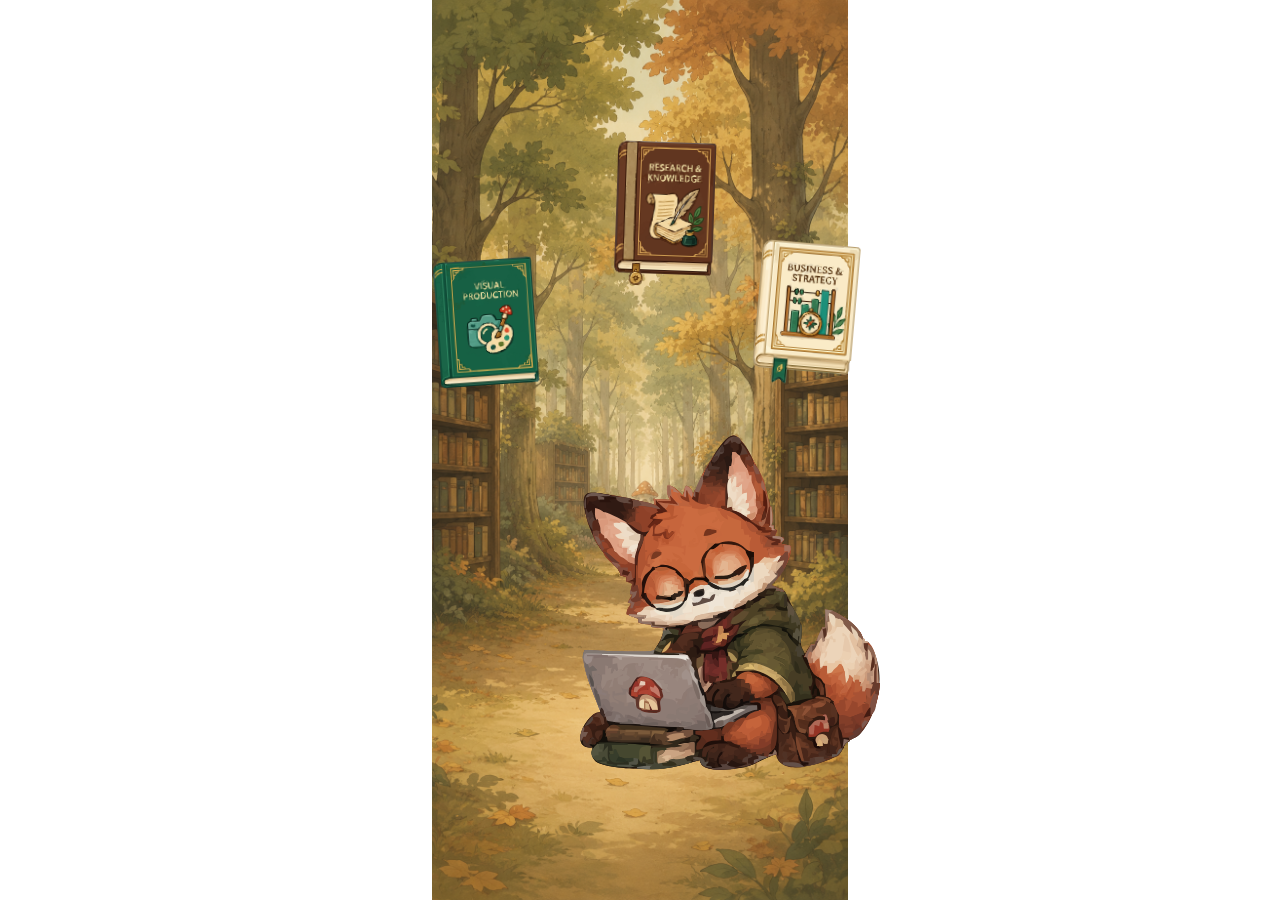
<file: index.html>
<!doctype html>
<html lang="en">
<head>
  <meta charset="UTF-8" />
  <meta name="viewport" content="width=device-width, initial-scale=1.0" />
  <title>Silas Studio Prompt Bank</title>

  <link rel="preconnect" href="https://fonts.googleapis.com">
  <link rel="preconnect" href="https://fonts.gstatic.com" crossorigin>
  <link href="https://fonts.googleapis.com/css2?family=Caveat:wght@500;600&display=swap" rel="stylesheet">
  <link rel="stylesheet" href="styles.css" />
</head>

<body>
  <main class="studio">
    <img
      class="studio-background"
      src="assets/visual/background_promptStudio.png"
      alt=""
    />

    <img
      class="silas"
      src="assets/visual/Silas_typing.svg"
      alt="Silas typing"
      role="button"
      tabindex="0"
      aria-label="Show Silas’s welcome message"
      aria-controls="silas-welcome"
      aria-expanded="false"
      title="Meet Silas"
    />
  
    <div class="book-flight-layer" aria-hidden="true">
      <img
        class="floating-book book-01"
        src="assets/visual/promptStudio_books_01.svg"
        alt=""
      />
      <img
        class="floating-book book-02"
        src="assets/visual/promptStudio_books_02.svg"
        alt=""
      />
      <img
        class="floating-book book-03"
        src="assets/visual/promptStudio_books_03.svg"
        alt=""
      />
    </div>

  
    <section class="welcome-box" id="silas-welcome" aria-live="polite">
      <p>
        Welcome to Computing Forest, home of the Mushroom House AI Studio.
        This is our private prompt library for Dany’s ML/AI automation work—but since
        you’ve found your way here, consider yourself our guest. You may peek inside
        a few of our books. 🍄🦊
      </p>
    </section>

  
    <section class="book-dialogue" aria-live="polite">
      <strong class="book-dialogue-title"></strong>
      <span class="book-dialogue-text"></span>
    </section>

  </main>

  <script src="app.js"></script>
</body>
</html>
</file>
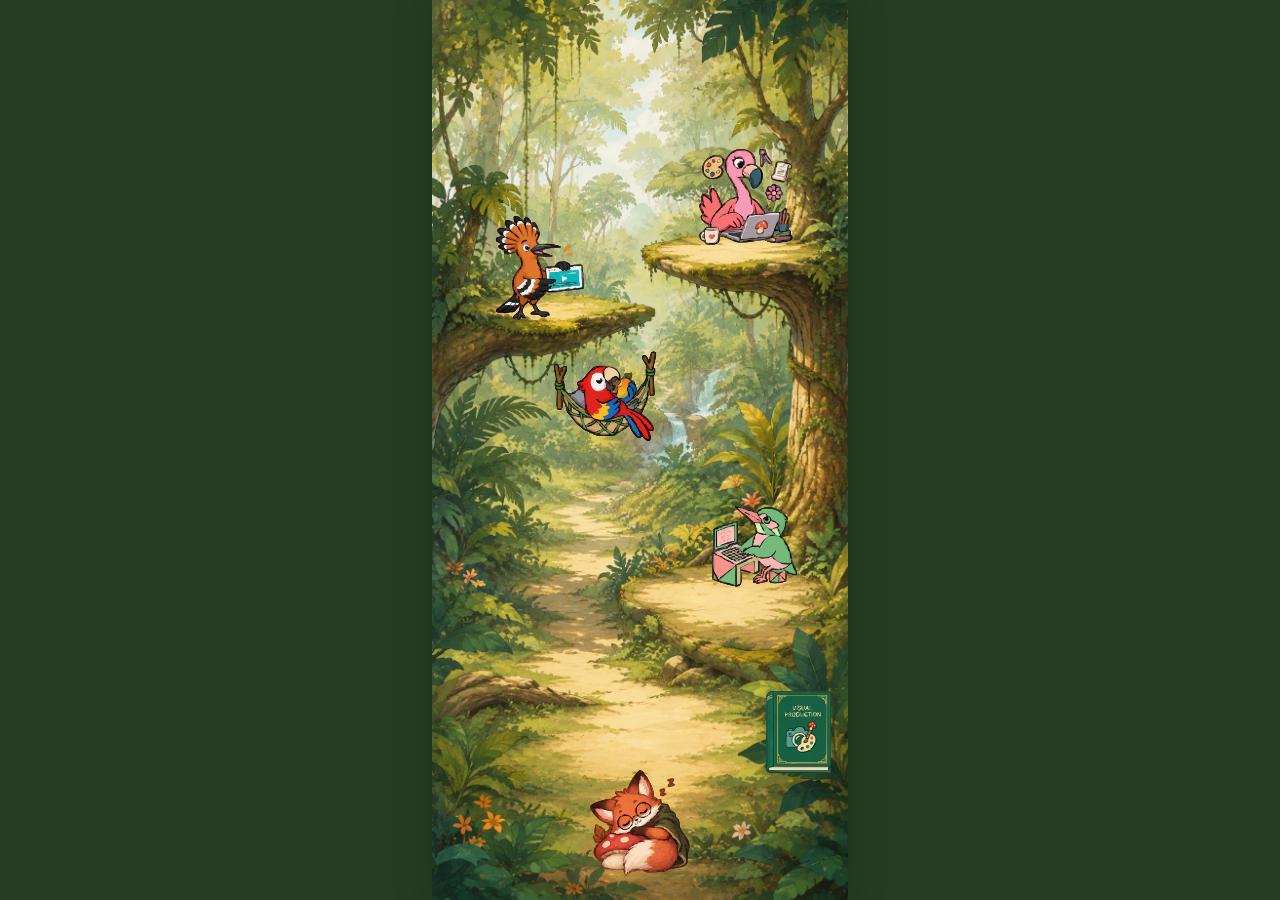
<file: visual-production.html>
<!doctype html>
<html lang="en">
<head>
  <meta charset="UTF-8" />
  <meta name="viewport" content="width=device-width, initial-scale=1.0" />
  <title>Visual Production — Silas Studio Prompt Bank</title>

  <link rel="stylesheet" href="styles.css" />
</head>

<body class="visual-production-page">
  <main class="visual-production-stage" aria-label="Visual Production studio">
    <img
      class="tropical-background"
      src="assets/visual/tropic_forest.png"
      alt=""
    />

    <button class="forest-character character-tuki" type="button" data-character="tuki" aria-label="Talk to Tuki">
      <img src="assets/visual/Tuki_eatMango.svg" alt="Tuki" />
    </button>

    <button class="forest-character character-piko" type="button" data-character="piko" aria-label="Talk to Piko">
      <img src="assets/visual/Piko_type.svg" alt="Piko" />
    </button>

    <button class="forest-character character-mako" type="button" data-character="mako" aria-label="Talk to Mako">
      <img src="assets/visual/Mako_playVideo.svg" alt="Mako" />
    </button>

    <button class="forest-character character-lasu" type="button" data-character="lasu" aria-label="Talk to Lasu">
      <img src="assets/visual/lasu_type.svg" alt="Lasu" />
    </button>

    <a
      class="sleeping-silas-link"
      href="index.html"
      aria-label="Return to the Prompt Bank entrance"
      title="Return to the Prompt Bank entrance"
    >
      <img src="assets/visual/Silas_autumnal_sleep.svg" alt="Sleeping Silas" />
    </a>

    <section class="production-dialogue" aria-live="polite" aria-atomic="true">
      <strong class="production-dialogue-title"></strong>
      <span class="production-dialogue-text"></span>
    </section>

    <section class="prompt-workspace" id="prompt-workspace" aria-labelledby="workspace-title" aria-hidden="true" inert>
      <header class="workspace-header">
        <img class="workspace-avatar" src="assets/visual/Tuki_01.svg" alt="" />
        <div class="workspace-heading">
          <h1 class="workspace-title" id="workspace-title">Tuki</h1>
          <p class="workspace-role">Narrative &amp; Motif Designer / Prompt Workspace</p>
        </div>
      </header>

      <div class="workspace-divider" aria-hidden="true"></div>

      <nav class="workspace-library-nav" aria-label="Prompt library navigation">
        <button class="workspace-back" type="button" hidden>← Back</button>
        <div class="workspace-location">
          <strong class="workspace-location-title" tabindex="-1">Prompt Library</strong>
          <span class="workspace-location-path">Library root</span>
        </div>
      </nav>

      <!-- Rendered from UI-only demo data. Real prompt-library loading is intentionally deferred. -->
      <div class="workspace-prompt-list" aria-live="polite">
      </div>

      <div class="workspace-divider" aria-hidden="true"></div>
      <p class="workspace-status" aria-live="polite">UI shell — prompt folder loading is not connected yet.</p>
    </section>

    <button class="workspace-book-controller" type="button" aria-label="Open Tuki’s prompt workspace" aria-controls="prompt-workspace" aria-expanded="false" title="Open prompt workspace">
      <img src="assets/visual/promptStudio_books_01.svg" alt="" />
    </button>
  </main>

  <script src="visual-production.js"></script>
</body>
</html>
</file>
<file: styles.css>
/* Silas Studio — base browser composition */

* {
  box-sizing: border-box;
}

html,
body {
  margin: 0;
  width: 100%;
  min-height: 100%;
}

body {
  overflow: hidden;
}

.studio {
  position: relative;
  width: 100vw;
  height: 100vh;
  overflow: hidden;
}

.studio-background {
  position: absolute;
  inset: 0;
  width: 100%;
  height: 100%;
  object-fit: contain;
  object-position: center;
}

.silas {
  position: absolute;
  left: 57%;
  bottom: 14%;
  width: min(24vw, 372px);
  height: auto;
  transform: translateX(-50%);
  filter: saturate(0.82) brightness(0.94) sepia(0.08);
  cursor: pointer;
  z-index: 3;
}

.silas:focus-visible {
  outline: 3px solid rgba(255, 247, 189, 0.95);
  outline-offset: 4px;
  border-radius: 42%;
}

/* Floating prompt books — launch from Silas's laptop after page load */

.book-flight-layer {
  position: absolute;
  inset: 0;
  pointer-events: none;
  z-index: 4;
}

.floating-book {
  position: absolute;
  left: 55%;
  bottom: 20%;
  width: min(8vw, 118px);
  height: auto;
  opacity: 0;
  transform-origin: center;
  will-change: left, bottom, transform, opacity;
}

.studio.books-launch .book-01 {
  animation:
    book-01-launch 1.9s cubic-bezier(.2,.82,.3,1) 0.15s forwards,
    book-float-a 3.2s ease-in-out 2.1s infinite alternate;
}

.studio.books-launch .book-02 {
  animation:
    book-02-launch 2.05s cubic-bezier(.2,.82,.3,1) 0.48s forwards,
    book-float-b 3.6s ease-in-out 2.55s infinite alternate;
}

.studio.books-launch .book-03 {
  animation:
    book-03-launch 2.15s cubic-bezier(.2,.82,.3,1) 0.82s forwards,
    book-float-c 3.4s ease-in-out 3.05s infinite alternate;
}

@keyframes book-01-launch {
  0% {
    left: 55%;
    bottom: 20%;
    opacity: 0;
    transform: scale(.18) rotate(12deg);
  }

  18% {
    opacity: 1;
  }

  58% {
    left: 43%;
    bottom: 43%;
    transform: scale(.88) rotate(-8deg);
  }

  100% {
    left: 34%;
    bottom: 57%;
    opacity: 1;
    transform: scale(1) rotate(-4deg);
  }
}

@keyframes book-02-launch {
  0% {
    left: 55%;
    bottom: 20%;
    opacity: 0;
    transform: scale(.16) rotate(-8deg);
  }

  18% {
    opacity: 1;
  }

  58% {
    left: 52%;
    bottom: 48%;
    transform: scale(.9) rotate(7deg);
  }

  100% {
    left: 48%;
    bottom: 68%;
    opacity: 1;
    transform: scale(1) rotate(2deg);
  }
}

@keyframes book-03-launch {
  0% {
    left: 55%;
    bottom: 20%;
    opacity: 0;
    transform: scale(.17) rotate(10deg);
  }

  18% {
    opacity: 1;
  }

  58% {
    left: 56%;
    bottom: 43%;
    transform: scale(.9) rotate(10deg);
  }

  100% {
    left: 59%;
    bottom: 57%;
    opacity: 1;
    transform: scale(1) rotate(5deg);
  }
}

@keyframes book-float-a {
  from {
    transform: translateY(0) rotate(-4deg);
  }

  to {
    transform: translateY(-12px) rotate(-1deg);
  }
}

@keyframes book-float-b {
  from {
    transform: translateY(0) rotate(2deg);
  }

  to {
    transform: translateY(-15px) rotate(-2deg);
  }
}

@keyframes book-float-c {
  from {
    transform: translateY(0) rotate(5deg);
  }

  to {
    transform: translateY(-10px) rotate(8deg);
  }
}

@media (max-width: 700px) {
  .floating-book {
    width: min(16vw, 96px);
  }
}

/* Welcome glass panel */

.welcome-box {
  position: absolute;
  left: 50%;
  top: 18%;
  width: min(46%, 430px);
  padding: 1.25rem 1.5rem;
  transform: translateX(-50%) translateY(18px);
  opacity: 0;
  visibility: hidden;
  z-index: 6;
  pointer-events: none;

  color: #3f321f;
  font-family: "Caveat", cursive;
  font-size: clamp(1.4rem, 2.4vw, 1.8rem);
  line-height: 1.55;

  background: rgba(255, 248, 225, 0.34);
  border: 1px solid rgba(110, 84, 45, 0.28);
  border-radius: 18px;

  backdrop-filter: blur(8px);
  -webkit-backdrop-filter: blur(8px);

  box-shadow:
    0 12px 30px rgba(74, 55, 28, 0.16),
    inset 0 1px 0 rgba(255, 255, 255, 0.45);

  transition: opacity 0.3s ease, transform 0.3s ease, visibility 0.3s;
}

.welcome-box.is-visible {
  opacity: 1;
  visibility: visible;
  transform: translateX(-50%) translateY(0);
}

/* Sequential book introduction dialogue */

.book-dialogue {
  position: absolute;
  width: min(42%, 390px);
  padding: 1rem 1.2rem;

  opacity: 0;
  visibility: hidden;

  z-index: 7;
  pointer-events: none;

  font-family: "Caveat", cursive;
  font-size: clamp(1.35rem, 2.2vw, 1.75rem);
  line-height: 1.35;
  color: #40321f;

  background: rgba(255, 248, 225, 0.32);
  border: 1px solid rgba(110, 84, 45, 0.26);
  border-radius: 18px;

  backdrop-filter: blur(7px);
  -webkit-backdrop-filter: blur(7px);

  box-shadow:
    0 10px 26px rgba(74, 55, 28, 0.14),
    inset 0 1px 0 rgba(255, 255, 255, 0.4);

  transition:
    opacity 0.45s ease,
    transform 0.45s ease;

  transform: translateY(12px) scale(0.97);
}

.book-dialogue.is-visible {
  opacity: 1;
  visibility: visible;
  transform: translateY(0) scale(1);
}

.book-dialogue-title {
  display: block;
  margin-bottom: 0.25rem;
  font-weight: 600;
  font-size: 1.12em;
}

.book-dialogue-text {
  display: block;
}

/* Dialogue positions follow the three floating books */

.book-dialogue.dialogue-01,
.book-dialogue.dialogue-02,
.book-dialogue.dialogue-03 {
  left: 50%;
  top: 18%;
  width: min(76%, 390px);
  max-width: calc(100% - 32px);
  transform: translateX(-50%) translateY(12px) scale(0.97);
}

.book-dialogue.dialogue-01.is-visible,
.book-dialogue.dialogue-02.is-visible,
.book-dialogue.dialogue-03.is-visible {
  transform: translateX(-50%) translateY(0) scale(1);
}


/* Interactive floating books */

.floating-book {
  cursor: pointer;
  pointer-events: auto;
  transition:
    filter 0.25s ease,
    transform 0.25s ease;
}

.floating-book:hover {
  filter:
    brightness(1.06)
    drop-shadow(0 10px 12px rgba(72, 50, 22, 0.22));
}

.floating-book.is-open {
  width: min(22vw, 320px);
  z-index: 6;
}

/* Visual Production — portrait tropical stage */

.visual-production-page {
  display: grid;
  min-height: 100vh;
  min-height: 100dvh;
  place-items: center;
  overflow: hidden;
  background: #263d23;
}

.visual-production-stage {
  position: relative;
  width: min(100vw, calc(100dvh * 853 / 1844));
  aspect-ratio: 853 / 1844;
  overflow: hidden;
  isolation: isolate;
  box-shadow: 0 0 34px rgba(12, 27, 13, 0.32);
}

.tropical-background {
  position: absolute;
  inset: 0;
  z-index: -1;
  width: 100%;
  height: 100%;
  object-fit: contain;
}

.forest-character,
.sleeping-silas-link {
  position: absolute;
  z-index: 2;
  margin: 0;
  padding: 0;
  border: 0;
  background: transparent;
}

.forest-character {
  cursor: default;
  opacity: 0;
  pointer-events: none;
  transform: translateY(3%) scale(0.9);
  animation: character-flash-in 340ms cubic-bezier(.2,.85,.3,1.18) forwards;
}

.forest-character.is-ready {
  cursor: pointer;
  pointer-events: auto;
}

.forest-character img,
.sleeping-silas-link img {
  display: block;
  width: 100%;
  height: auto;
  transition: transform 180ms ease, filter 180ms ease;
}

.forest-character:hover img,
.forest-character:focus-visible img,
.sleeping-silas-link:hover img,
.sleeping-silas-link:focus-visible img {
  transform: translateY(-3%) scale(1.035);
  filter: brightness(1.07) drop-shadow(0 8px 8px rgba(42, 48, 19, 0.3));
}

.forest-character:focus-visible,
.sleeping-silas-link:focus-visible {
  outline: 3px solid rgba(255, 247, 189, 0.95);
  outline-offset: 3px;
  border-radius: 45%;
}

.character-tuki {
  left: 29%;
  top: 39%;
  width: 25%;
  animation-delay: 120ms;
}

.character-piko {
  right: 12%;
  top: 56%;
  width: 21%;
  animation-delay: 300ms;
}

.character-mako {
  left: 15%;
  top: 24%;
  width: 22%;
  animation-delay: 480ms;
}

.character-lasu {
  right: 13%;
  top: 16.5%;
  width: 23%;
  animation-delay: 660ms;
}

@keyframes character-flash-in {
  0% {
    opacity: 0;
    transform: translateY(3%) scale(0.9);
    filter: brightness(1.35);
  }

  70% {
    opacity: 1;
    filter: brightness(1.12);
  }

  100% {
    opacity: 1;
    transform: translateY(0) scale(1);
    filter: none;
  }
}

.sleeping-silas-link {
  left: 50%;
  bottom: 2.5%;
  width: 25%;
  cursor: pointer;
  transform: translateX(-50%);
}

.production-dialogue {
  position: absolute;
  left: 50%;
  top: 42%;
  z-index: 5;
  width: min(82%, 390px);
  max-width: calc(100% - 28px);
  padding: clamp(0.75rem, 3vw, 1rem) clamp(0.85rem, 3.5vw, 1.2rem);
  visibility: hidden;
  opacity: 0;
  pointer-events: none;
  transform: translateX(-50%) translateY(10px) scale(0.97);
  transition: opacity 300ms ease, transform 300ms ease;

  color: #332b1e;
  font-family: Georgia, "Times New Roman", serif;
  font-size: clamp(0.9rem, 3.8vw, 1.2rem);
  line-height: 1.45;
  background: rgba(255, 248, 225, 0.31);
  border: 1px solid rgba(92, 74, 40, 0.3);
  border-radius: 16px;
  backdrop-filter: blur(7px);
  -webkit-backdrop-filter: blur(7px);
  box-shadow: 0 10px 26px rgba(45, 50, 20, 0.2);
}

.production-dialogue.is-visible {
  visibility: visible;
  opacity: 1;
  transform: translateX(-50%) translateY(0) scale(1);
}

.production-dialogue-title,
.production-dialogue-text {
  display: block;
}

.production-dialogue-title {
  margin-bottom: 0.25rem;
  font-size: 1.08em;
  font-weight: 600;
}

/* Prompt workspace UI shell */

.prompt-workspace {
  position: absolute;
  inset: 4%;
  z-index: 20;
  display: flex;
  flex-direction: column;
  min-width: 0;
  padding: clamp(0.8rem, 4vw, 1.25rem);
  overflow-x: hidden;
  overflow-y: auto;
  overscroll-behavior: contain;
  visibility: hidden;
  opacity: 0;
  color: #302819;
  font-family: Georgia, "Times New Roman", serif;
  background: rgba(255, 248, 225, 0.38);
  border: 1px solid rgba(101, 77, 38, 0.46);
  border-radius: clamp(16px, 5vw, 24px);
  box-shadow: 0 16px 38px rgba(30, 40, 18, 0.28);
  backdrop-filter: blur(9px);
  -webkit-backdrop-filter: blur(9px);
  transform: translateY(2%) scale(0.985);
  transition: opacity 260ms ease, transform 260ms ease, visibility 260ms;
}

.prompt-workspace.is-open {
  visibility: visible;
  opacity: 1;
  transform: translateY(0) scale(1);
}

.workspace-header {
  display: grid;
  grid-template-columns: clamp(58px, 18vw, 86px) minmax(0, 1fr);
  gap: clamp(0.65rem, 3vw, 1rem);
  align-items: center;
}

.workspace-avatar {
  display: block;
  width: 100%;
  max-height: 92px;
  object-fit: contain;
  transform-origin: bottom center;
}

.workspace-heading { min-width: 0; }

.workspace-title,
.workspace-role,
.workspace-prompt-card h2,
.workspace-prompt-card p,
.workspace-status { margin: 0; }

.workspace-title {
  font-size: clamp(1.35rem, 6vw, 2rem);
  line-height: 1.1;
}

.workspace-role {
  margin-top: 0.25rem;
  font-size: clamp(0.76rem, 3.2vw, 1rem);
  line-height: 1.35;
}

.workspace-divider {
  flex: 0 0 auto;
  height: 1px;
  margin: clamp(0.7rem, 3.5vw, 1rem) 0;
  background: rgba(84, 65, 34, 0.32);
}

.workspace-library-nav {
  display: flex;
  gap: 0.65rem;
  align-items: center;
  min-width: 0;
  margin-bottom: clamp(0.65rem, 3vw, 0.9rem);
}

.workspace-back {
  flex: 0 0 auto;
  min-height: 44px;
  padding: 0.55rem 0.75rem;
  cursor: pointer;
  color: #302819;
  font: 600 clamp(0.78rem, 3.2vw, 0.92rem)/1 Georgia, "Times New Roman", serif;
  background: rgba(255, 244, 195, 0.52);
  border: 1px solid rgba(91, 69, 31, 0.38);
  border-radius: 10px;
}

.workspace-back[hidden] { display: none; }

.workspace-location {
  display: grid;
  min-width: 0;
}

.workspace-location-title {
  overflow: hidden;
  font-size: clamp(0.98rem, 4.2vw, 1.2rem);
  line-height: 1.2;
  text-overflow: ellipsis;
  white-space: nowrap;
}

.workspace-location-path {
  margin-top: 0.18rem;
  overflow: hidden;
  font-size: clamp(0.64rem, 2.6vw, 0.78rem);
  line-height: 1.3;
  text-overflow: ellipsis;
  white-space: nowrap;
}

.workspace-prompt-list {
  display: grid;
  gap: clamp(0.55rem, 2.8vw, 0.85rem);
  min-width: 0;
}

.workspace-prompt-card {
  display: grid;
  grid-template-columns: minmax(0, 1fr) auto;
  gap: 0.7rem;
  align-items: center;
  min-width: 0;
  padding: clamp(0.7rem, 3.5vw, 1rem);
  background: rgba(255, 252, 237, 0.3);
  border: 1px solid rgba(93, 72, 38, 0.28);
  border-radius: 13px;
}

.workspace-prompt-card h2 { font-size: clamp(0.98rem, 4vw, 1.2rem); }

.workspace-item-label {
  display: block;
  margin-bottom: 0.22rem;
  color: #655634;
  font-size: clamp(0.62rem, 2.5vw, 0.74rem);
  font-weight: 600;
  letter-spacing: 0.035em;
  line-height: 1.2;
  text-transform: uppercase;
}

.workspace-prompt-card p {
  margin-top: 0.2rem;
  overflow-wrap: anywhere;
  font-size: clamp(0.75rem, 3.1vw, 0.92rem);
  line-height: 1.35;
}

.workspace-folder-card {
  display: grid;
  grid-template-columns: minmax(0, 1fr) auto;
  gap: 0.75rem;
  align-items: center;
  width: 100%;
  min-height: 72px;
  padding: clamp(0.75rem, 3.7vw, 1rem);
  cursor: pointer;
  text-align: left;
  color: #302819;
  font-family: Georgia, "Times New Roman", serif;
  background: rgba(244, 232, 183, 0.38);
  border: 1px solid rgba(88, 67, 33, 0.35);
  border-radius: 13px;
  transition: transform 150ms ease, background 150ms ease, box-shadow 150ms ease;
}

.workspace-folder-card strong,
.workspace-folder-subtitle {
  display: block;
}

.workspace-folder-card strong {
  overflow-wrap: anywhere;
  font-size: clamp(0.98rem, 4vw, 1.18rem);
  line-height: 1.25;
}

.workspace-folder-subtitle {
  margin-top: 0.24rem;
  font-size: clamp(0.7rem, 2.9vw, 0.86rem);
  line-height: 1.3;
}

.workspace-folder-action {
  font-size: clamp(0.75rem, 3vw, 0.9rem);
  font-weight: 600;
  white-space: nowrap;
}

.workspace-folder-card:hover,
.workspace-folder-card:focus-visible,
.workspace-back:hover,
.workspace-back:focus-visible {
  background: rgba(255, 245, 203, 0.68);
  box-shadow: 0 4px 12px rgba(50, 45, 20, 0.17);
  transform: translateY(-1px);
}

.prompt-copy {
  min-width: 68px;
  min-height: 44px;
  padding: 0.6rem 0.75rem;
  cursor: pointer;
  color: #302819;
  font: 600 clamp(0.78rem, 3.2vw, 0.95rem)/1 Georgia, "Times New Roman", serif;
  background: rgba(255, 244, 195, 0.58);
  border: 1px solid rgba(91, 69, 31, 0.42);
  border-radius: 10px;
  transition: transform 150ms ease, background 150ms ease, box-shadow 150ms ease;
}

.prompt-copy:hover,
.prompt-copy:focus-visible {
  background: rgba(255, 247, 211, 0.82);
  box-shadow: 0 4px 12px rgba(50, 45, 20, 0.18);
  transform: translateY(-1px);
}

.prompt-copy:focus-visible,
.workspace-folder-card:focus-visible,
.workspace-back:focus-visible,
.workspace-book-controller:focus-visible {
  outline: 3px solid rgba(255, 247, 189, 0.96);
  outline-offset: 2px;
}

.workspace-status {
  font-size: clamp(0.7rem, 2.8vw, 0.85rem);
  line-height: 1.35;
}

.workspace-book-controller {
  --book-follow-x: 0px;
  --book-follow-y: 0px;
  position: absolute;
  right: 4%;
  bottom: 14%;
  z-index: 30;
  width: 16%;
  min-width: 52px;
  margin: 0;
  padding: 0;
  cursor: pointer;
  background: transparent;
  border: 0;
  transition: width 220ms ease;
}

.workspace-book-controller.is-open { width: 25%; }

.workspace-book-controller img {
  display: block;
  width: 100%;
  height: auto;
  filter: drop-shadow(0 8px 8px rgba(38, 39, 17, 0.28));
  transform: translate(var(--book-follow-x), var(--book-follow-y));
  transition: transform 280ms ease-out, filter 180ms ease;
}

.workspace-book-controller:hover img,
.workspace-book-controller:focus-visible img {
  filter: brightness(1.07) drop-shadow(0 10px 10px rgba(38, 39, 17, 0.36));
}

.workspace-avatar.avatar-open { animation: workspace-avatar-open 360ms ease; }
.workspace-avatar.avatar-copy { animation: workspace-avatar-copy 380ms ease; }
.workspace-avatar.avatar-close { animation: workspace-avatar-close 280ms ease; }
.workspace-avatar.avatar-react { animation: workspace-avatar-react 340ms ease; }

@keyframes workspace-avatar-open {
  45% { transform: rotate(-4deg) scale(1.06); }
}

@keyframes workspace-avatar-copy {
  45% {
    transform: translateY(-8%) scale(1.04);
    filter: drop-shadow(0 0 8px rgba(255, 235, 134, 0.9));
  }
}

@keyframes workspace-avatar-close {
  55% { transform: rotate(5deg) scale(0.9); }
}

@keyframes workspace-avatar-react {
  50% {
    transform: scale(1.05);
    filter: drop-shadow(0 0 8px rgba(255, 235, 134, 0.9));
  }
}

@media (prefers-reduced-motion: reduce) {
  .forest-character {
    animation-duration: 1ms;
  }

  .forest-character img,
  .sleeping-silas-link img,
  .production-dialogue {
    transition-duration: 1ms;
  }

  .prompt-workspace,
  .workspace-book-controller,
  .workspace-book-controller img { transition-duration: 1ms; }

  .workspace-avatar.avatar-open,
  .workspace-avatar.avatar-copy,
  .workspace-avatar.avatar-close,
  .workspace-avatar.avatar-react { animation-duration: 1ms; }
}

/* Entrance page — iPhone/mobile tuning */
@media (max-width: 700px) {
  .silas {
    width: min(18vw, 280px);
  }

  .welcome-box {
    width: min(72%, 360px);
    padding: 0.8rem 1rem;
    font-size: 1.05rem;
    line-height: 1.4;
  }

  .book-dialogue {
    width: min(76%, 360px);
    max-width: calc(100% - 28px);
    padding: 0.75rem 0.95rem;
    font-size: 1rem;
    line-height: 1.3;
  }
}
</file>
